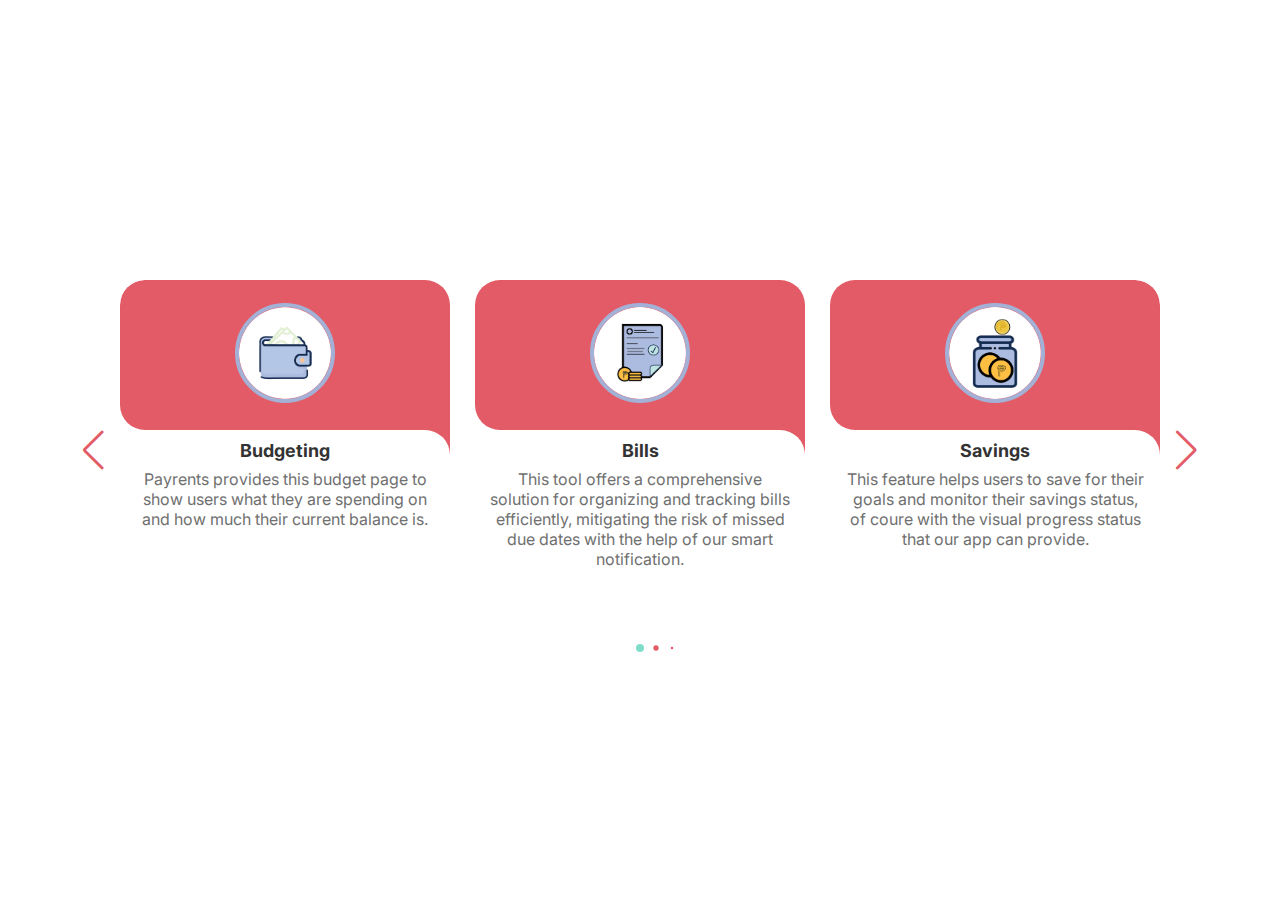
<file: Cardslider.html>
<!DOCTYPE html>
<html lang="en">

<head>
    <meta charset="UTF-8">
    <meta name="viewport" content="width=device-width, initial-scale=1.0">
    <link rel="stylesheet" href="swiper-bundle.min.css">
    <link rel="stylesheet" href="https://unpkg.com/swiper/swiper-bundle.min.css" />
    <link rel="stylesheet" href="cardslider.css">
    <title>Document</title>
</head>

<body>
    <div class="slide-container swiper">
        <div class="slide-content">
            <div class="card-wrapper swiper-wrapper">
                <!-- Your card slides here -->
                <div class="card swiper-slide">
                    <div class="image-content">
                        <span class="overlay"></span>
                        <div class="card-image">
                            <img src="budget.png" alt="" class="card-img">
                        </div>
                    </div>
                    <div class="card-content">
                        <h2 class="name">Budgeting</h2>
                        <p class="description">Payrents provides this budget page to show users what they are spending on and how much their current balance is.</p>
                        </div>
                </div>

                <div class="card swiper-slide">
                    <div class="image-content">
                        <span class="overlay"></span>
                        <div class="card-image">
                            <img src="bills.png" alt="" class="card-img">
                        </div>
                    </div>
                    <div class="card-content">
                        <h2 class="name">Bills</h2>
                        <p class="description">This tool offers a comprehensive solution for organizing and tracking bills efficiently, mitigating the risk of missed due dates with the help of our smart notification.</p>
                    </div>
                </div>


                <div class="card swiper-slide">
                    <div class="image-content">
                        <span class="overlay"></span>
                        <div class="card-image">
                            <img src="savings.png" alt="" class="card-img">
                        </div>
                    </div>
                    <div class="card-content">
                        <h2 class="name">Savings</h2>
                        <p class="description">This feature helps users to save for their goals and monitor their savings status, of coure with the visual progress status that our app can provide.</p>
                    </div>
                </div>

                <div class="card swiper-slide">
                    <div class="image-content">
                        <span class="overlay"></span>
                        <div class="card-image">
                            <img src="analytics.png" alt="" class="card-img">
                        </div>
                    </div>
                    <div class="card-content">
                        <h2 class="name">Analytics</h2>
                        <p class="description">The Analytics page provides insights about users’ weekly, monthly, and yearly income and expenses.</p>
                    </div>
                </div>

                <div class="card swiper-slide">
                    <div class="image-content">
                        <span class="overlay"></span>
                        <div class="card-image">
                            <img src="tips.png" alt="" class="card-img">
                        </div>
                    </div>
                    <div class="card-content">
                        <h2 class="name">Tips</h2>
                        <p class="description">Tips feature, provides different content that we can see in Parents, to help our user gain knowledge when it comes to financial management and what types of budgeting is can fit to them</p>
                    
                    </div>
                </div>

                <div class="card swiper-slide">
                    <div class="image-content">
                        <span class="overlay"></span>
                        <div class="card-image">
                            <img src="payload.png" alt="" class="card-img">
                        </div>
                    </div>
                    <div class="card-content">
                        <h2 class="name">Loading Station</h2>
                        <p class="description">Payload is a new feature and advancement of e-budgeting in this era. This feature serves as a guide for e-wallet, where the user can enjoy using both budgeting features and pay cashless</p>
                    </div>
                </div>

                <!-- Repeat the card structure for each slide -->

            </div>
        </div>

        <div class="swiper-button-next swiper-navBtn"></div>
        <div class="swiper-button-prev swiper-navBtn"></div>
        <div class="swiper-pagination"></div>

    </div>

    <!-- Swiper JS -->
    <script src="https://unpkg.com/swiper/swiper-bundle.min.js"></script>

    <!-- Initialize Swiper -->
    <script>
        document.addEventListener('DOMContentLoaded', function () {
            var swiper = new Swiper(".slide-content", {
                slidesPerView: 3,
                spaceBetween: 25,
                loop: true,
                centerSlide: 'true',
                fade: 'true',
                gragCursor: 'true',
                pagination: {
                    el: ".swiper-pagination",
                    clickable: true,
                    dynamicBullets: true,
                },
                navigation: {
                    nextEl: ".swiper-button-next",
                    prevEl: ".swiper-button-prev",
                },

                breakpoints:{
                    0: {
                        slidesPerView: 1,
                    },
                    520: {
                        slidesPerView: 2,
                    },
                    950: {
                        slidesPerView: 3,
                    },
                },

            });
        });
    </script>

</body>

</html>
</file>
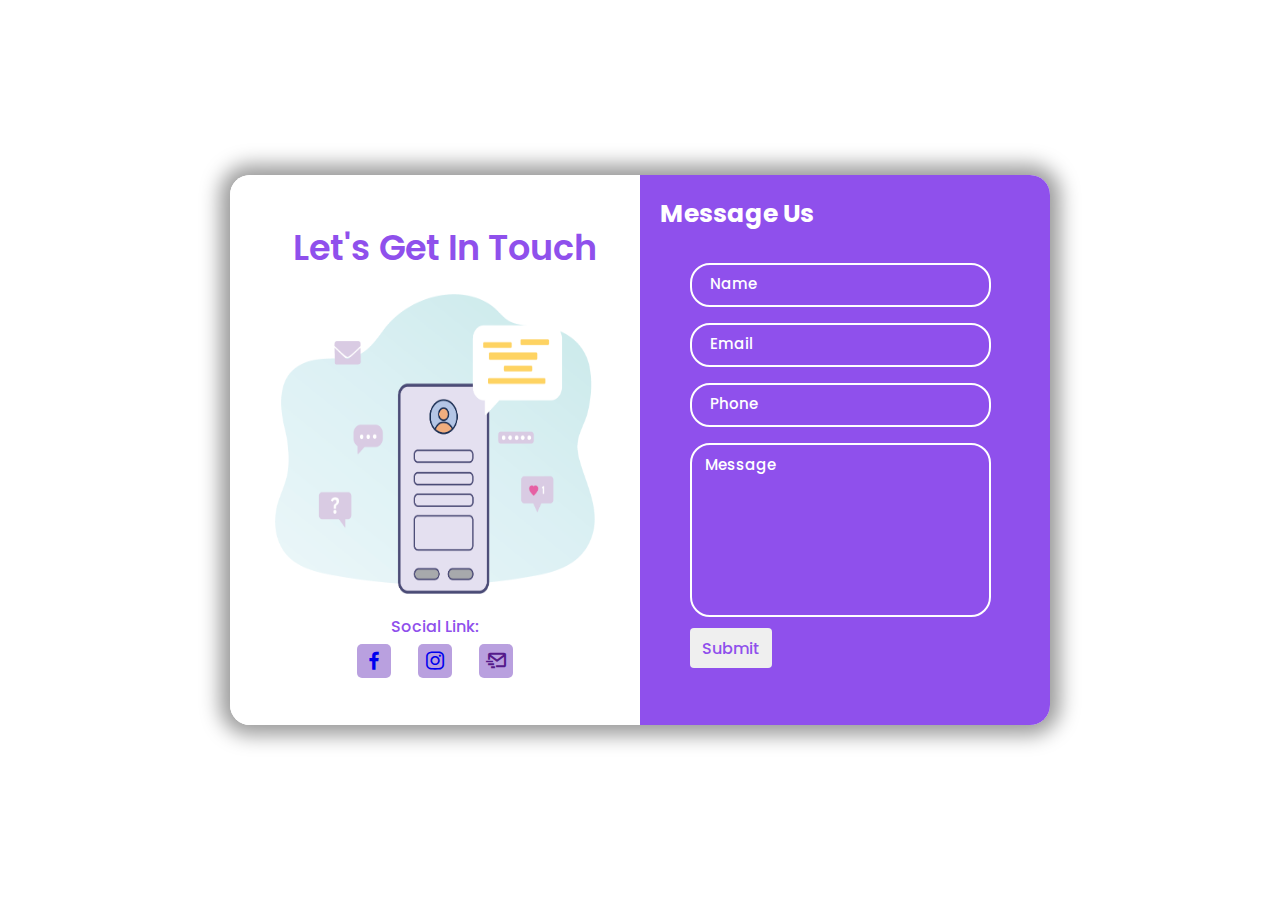
<file: Contact.html>
<!DOCTYPE html>
<html lang="en">
<head>
    <meta charset="UTF-8">
    <meta name="viewport" content="width=device-width, initial-scale=1.0">
    <title>Contact Form</title>

    <link rel="stylesheet" href="contact.css">
    <link href='https://unpkg.com/boxicons@2.1.4/css/boxicons.min.css' rel='stylesheet'>
</head>
<body>

    <div class="container">
        <div class="item">
            <div class="contact">
                <div class="first-text">Let's Get In Touch</div>
                <img src="contact.png" alt="" class="image">
                <div class="social-links">
                    <span class="secnd-text">Social Link:</span>
                    <ul class="social-media">
                        <li><a href="https://www.facebook.com/profile.php?id=61554149564096" target="_top"><i class="bx bxl-facebook"></i></a></li>
                        <li><a href="https://www.instagram.com/payrentsofficial/" target="_top"><i class="bx bxl-instagram"></i></a></li>
                        <li><a href=""><i class="bx bx-mail-send"></i></a></li>
                    </ul>
                </div>
            </div>
            <div class="submit-form">
                <h4 class="third-text text">Message Us</h4>
                <form action="mailto:mjashley777@gmail.com" method="post" enctype="text/plain">
                    <div class="input-box h">
                        <input type="text" class="input" name="Name" id="name" required>
                        <label for="name">Name</label>
                    </div>
                    <div class="input-box h">
                        <input type="email" class="input" name="Email" id="email" required>
                        <label for="email">Email</label>
                    </div>
                    <div class="input-box h">
                        <input type="tel" class="input" name="Phone" id="phone" required pattern="^(09|\+639)\d{9}$" title="Please enter a valid Philippine phone number">                        <label for="phone">Phone</label>
                    </div>
                    <div class="input-box">
                        <textarea name="Message" class="input" id="message" cols="30" rows="10" required></textarea>
                        <label for="message">Message</label>
                    </div>
                    <input type="submit" class="btn" value="Submit">
                </form>
            </div>
        </div>
    </div>

</body>
</html>
</file>
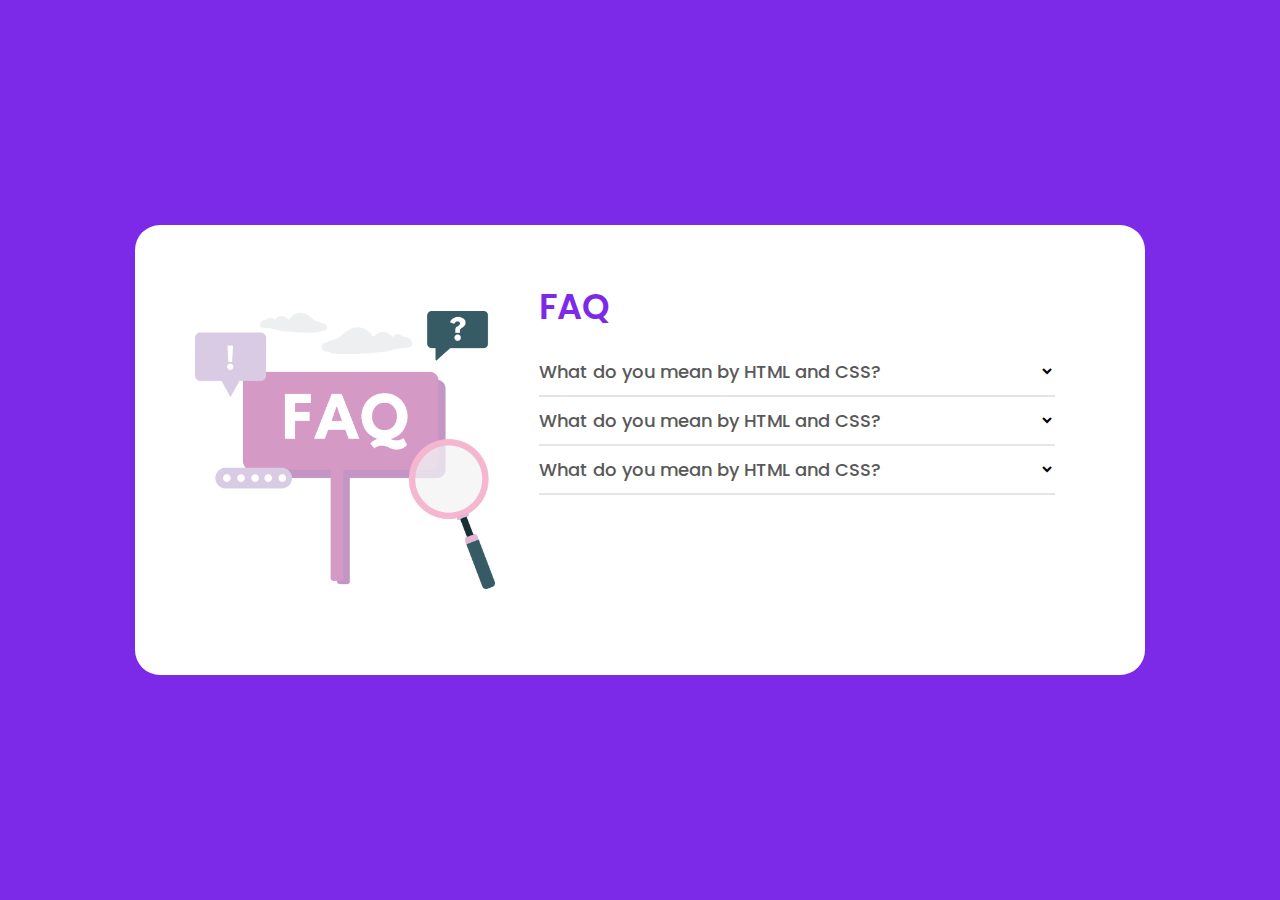
<file: FAQ.html>
<!DOCTYPE html>
<html lang="en">
<head>
    <meta charset="UTF-8">
    <meta name="viewport" content="width=device-width, initial-scale=1.0">
    <title>Document</title>

    <link rel="stylesheet" href="faq.css">
    <link rel="stylesheet" href="https://unpkg.com/boxicons@2.0.7/css/boxicons.min.css" rel="stylesheet">
</head>
<body>

    <div class="accordion">
        <div class="image-box">
            <img src="faq-img.png" alt="">
        </div>
        <div class="accordion-text">
            <div class="title">FAQ</div>
        <ul class="faq-text">
            <li>
                <div class="question-arrow">
                    <span class="question">What do you mean by HTML and CSS?</span>
                    <i class="bx bxs-chevron-down arrow"></i>
                </div>
                <p>Lorem ipsum dolor sit amet, consectetur adipisicing elit. Natus perspiciatis ducimus dolore veniam.</p>
                <span class="line"></span>
            </li>

            <li>
                <div class="question-arrow">
                    <span class="question">What do you mean by HTML and CSS?</span>
                    <i class="bx bxs-chevron-down arrow"></i>
                </div>
                    <p>Lorem ipsum dolor sit amet, consectetur adipisicing elit. Natus perspiciatis ducimus dolore veniam.</p>
                <span class="line"></span>
            </li>

            <li>
                <div class="question-arrow">
                    <span class="question">What do you mean by HTML and CSS?</span>
                    <i class="bx bxs-chevron-down arrow"></i>
                </div>
                    <p>Lorem ipsum dolor sit amet, consectetur adipisicing elit. Natus perspiciatis ducimus dolore veniam.</p>
                <span class="line"></span>
            </li>
        </ul>
    </div>
    </div>

    <script>
        let li = document.querySelectorAll(".faq-text li");
        for (var i = 0; i < li.length; i++) {
            li[i].addEventListener("click", (e)=>{
            let clickedLi;
            if (e.target.classList.contains("question-arrow")){
                clickedLi = e.target.parentElement;
            }else{
                clickedLi = e.target.parentElement.parentElement;
                console.log(clickedLi);
            }
                clickedLi.classList.toggle("showAnswer");
            });
        }
        
    </script>

</body>
</html>
</file>
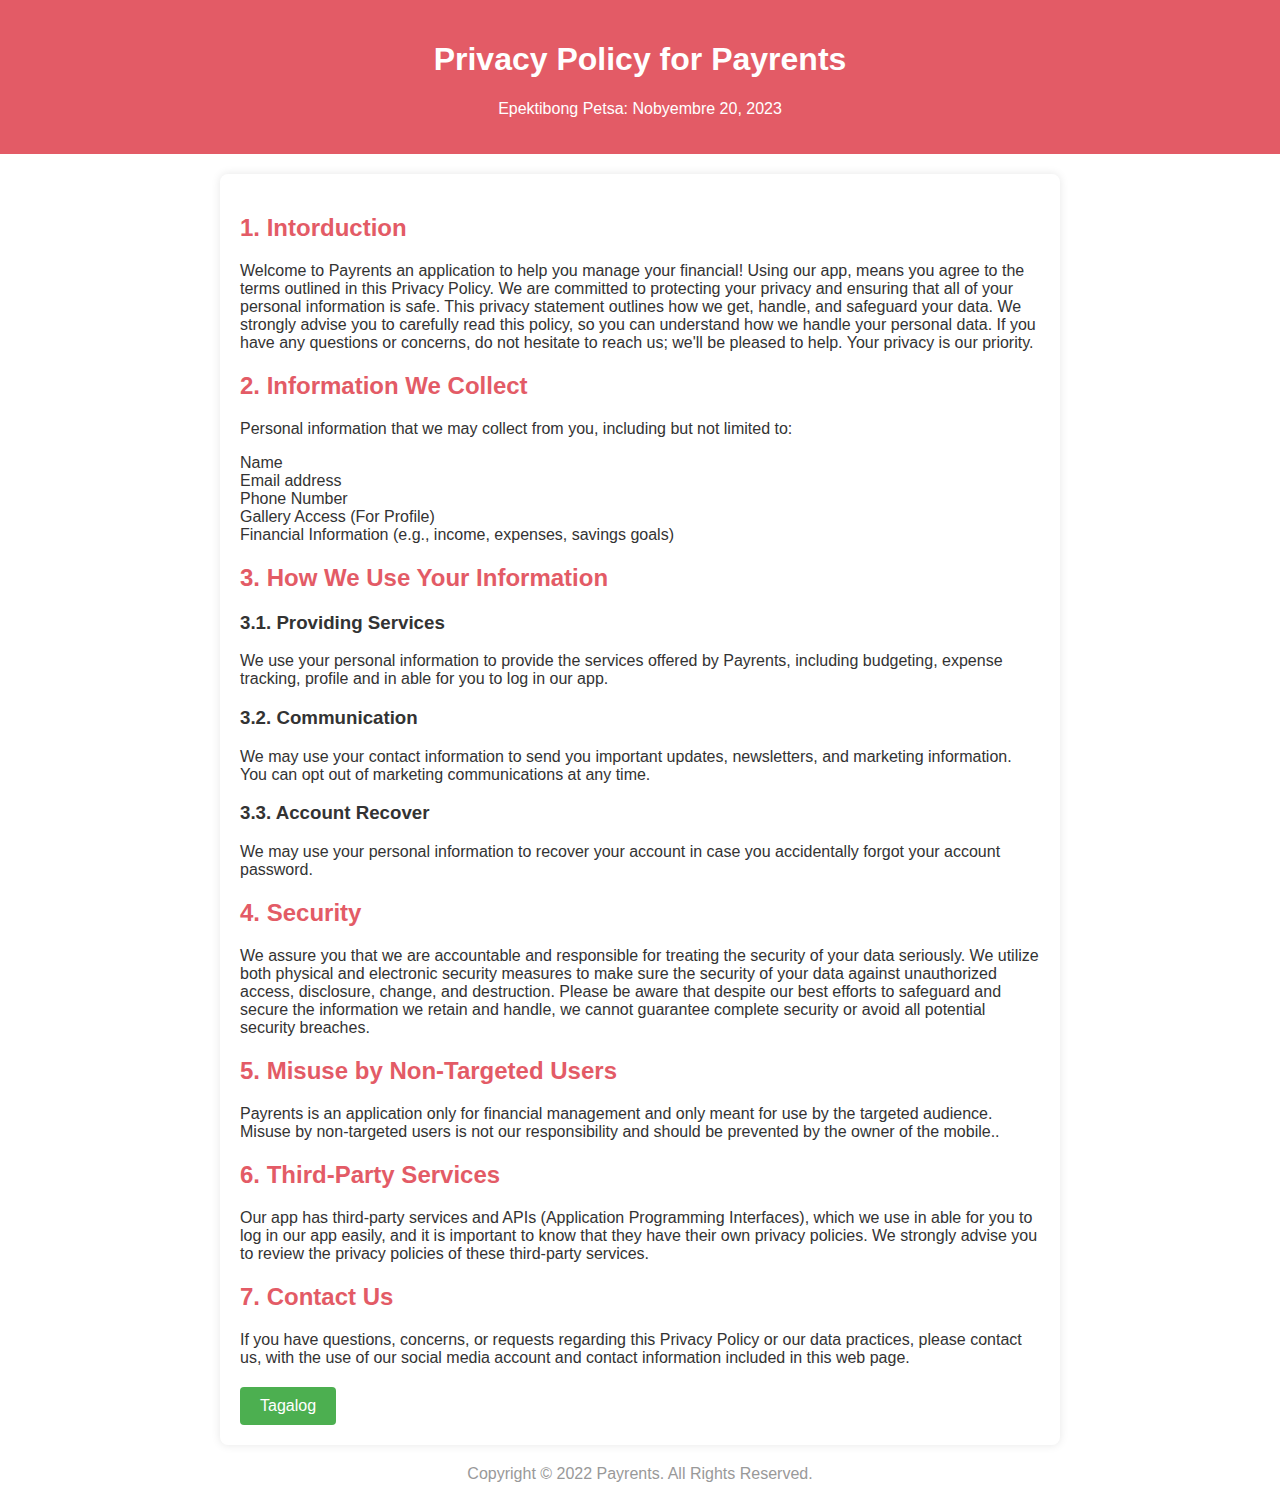
<file: privacypolicy copy.html>
<!DOCTYPE html>
<html lang="en">
<head>
    <meta charset="UTF-8">
    <meta name="viewport" content="width=device-width, initial-scale=1.0">
    <link rel="stylesheet" href="privacypolicy copy.css">
    <title>Privacy Policy - Payrents</title>
</head>
<body>
        <header>
            <h1>Privacy Policy for Payrents</h1>
            <p>Epektibong Petsa: Nobyembre 20, 2023</p>
        </header>
        <main>
            <section>
                <h2>1. Intorduction</h2>
                <p>Welcome to Payrents an application to help you manage your financial! Using our app, means you agree to the terms outlined in this Privacy Policy. We are committed to protecting your privacy and ensuring that all of your personal information is safe. This privacy statement outlines how we get, handle, and safeguard your data. We strongly advise you to carefully read this policy, so you can understand how we handle your personal data. If you have any questions or concerns, do not hesitate to reach us; we'll be pleased to help. Your privacy is our priority.</p>
            </section>
            <section>
                <h2>2. Information We Collect</h2>
                <p>Personal information that we may collect from you, including but not limited to:</p>
                <ul>
                    <li>Name</li>
                    <li>Email address</li>
                    <li>Phone Number</li>
                    <li>Gallery Access (For Profile)</li>
                    <li>Financial Information (e.g., income, expenses, savings goals)</li>
                </ul>
            </section>
            <section>
                <h2>3. How We Use Your Information</h2>
                <h3>3.1. Providing Services</h3>
                <p>We use your personal information to provide the services offered by Payrents, including budgeting, expense tracking, profile and in able for you to log in our app.</p>
                <h3>3.2. Communication</h3>
                <p>We may use your contact information to send you important updates, newsletters, and marketing information. You can opt out of marketing communications at any time.</p>
                <h3>3.3. Account Recover</h3>
                <p>We may use your personal information to recover your account in case you accidentally forgot your account password.</p>
            </section>
            <section>
                <h2>4. Security</h2>
                <p>We assure you that we are accountable and responsible for treating the security of your data seriously. We utilize both physical and electronic security measures to make sure the security of your data against unauthorized access, disclosure, change, and destruction. Please be aware that despite our best efforts to safeguard and secure the information we retain and handle, we cannot guarantee complete security or avoid all potential security breaches.</p>
            </section>
            <section>
                <h2>5. Misuse by Non-Targeted Users</h2>
                <p>Payrents is an application only for financial management and only meant for use by the targeted audience. Misuse by non-targeted users is not our responsibility and should be prevented by the owner of the mobile..</p>
            </section>
            <section>
                <h2>6. Third-Party Services</h2>
                <p>Our app has third-party services and APIs (Application Programming Interfaces), which we use in able for you to log in our app easily, and it is important to know that they have their own privacy policies. We strongly advise you to review the privacy policies of these third-party services.</p>
            </section>
            <section>
                <h2>7. Contact Us</h2>
                <p>If you have questions, concerns, or requests regarding this Privacy Policy or our data practices, please contact us, with the use of our social media account and contact information included in this web page.</p>
            </section>
            <a id="translateLink" href="./privacypolicy.html" onclick="translateContent()">Tagalog</a>

        </main>

        <div class="copyrightText">
            <p>Copyright © 2022 Payrents. All Rights Reserved.</p>
        </div>
</body>
</html>
</file>
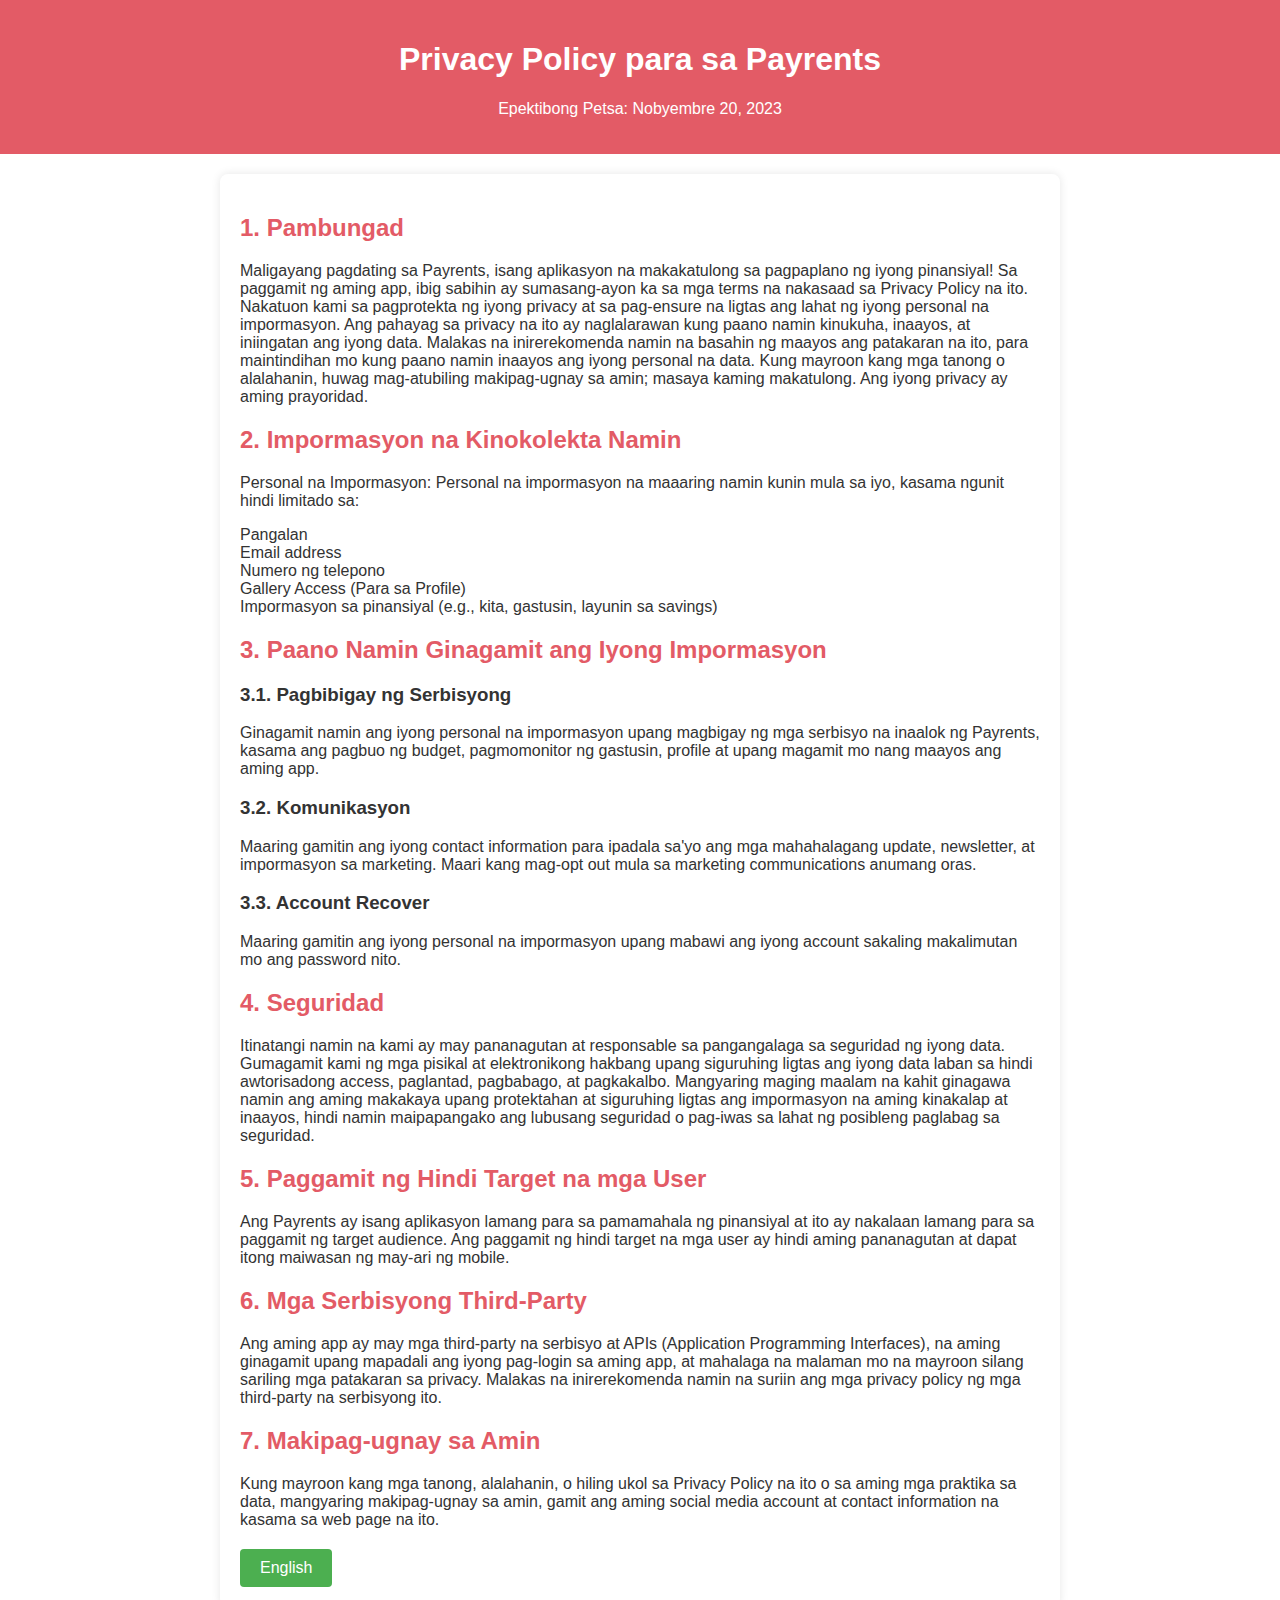
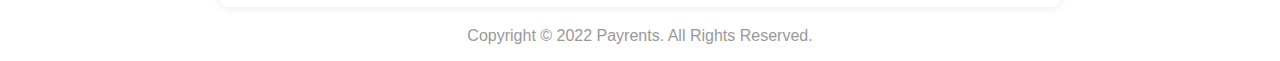
<file: privacypolicy.html>
<!DOCTYPE html>
<html lang="en">
<head>
    <meta charset="UTF-8">
    <meta name="viewport" content="width=device-width, initial-scale=1.0">
    <link rel="stylesheet" href="privacypolicy.css">
    <title>Privacy Policy - Payrents</title>
</head>
<body>
        <header>
            <h1>Privacy Policy para sa Payrents</h1>
            <p>Epektibong Petsa: Nobyembre 20, 2023</p>
        </header>
        <main>
            <section>
                <h2>1. Pambungad</h2>
                <p>Maligayang pagdating sa Payrents, isang aplikasyon na makakatulong sa pagpaplano ng iyong pinansiyal! Sa paggamit ng aming app, ibig sabihin ay sumasang-ayon ka sa mga terms na nakasaad sa Privacy Policy na ito. Nakatuon kami sa pagprotekta ng iyong privacy at sa pag-ensure na ligtas ang lahat ng iyong personal na impormasyon. Ang pahayag sa privacy na ito ay naglalarawan kung paano namin kinukuha, inaayos, at iniingatan ang iyong data. Malakas na inirerekomenda namin na basahin ng maayos ang patakaran na ito, para maintindihan mo kung paano namin inaayos ang iyong personal na data. Kung mayroon kang mga tanong o alalahanin, huwag mag-atubiling makipag-ugnay sa amin; masaya kaming makatulong. Ang iyong privacy ay aming prayoridad.</p>
            </section>
            <section>
                <h2>2. Impormasyon na Kinokolekta Namin</h2>
                <p>Personal na Impormasyon: Personal na impormasyon na maaaring namin kunin mula sa iyo, kasama ngunit hindi limitado sa:</p>
                <ul>
                    <li>Pangalan</li>
                    <li>Email address</li>
                    <li>Numero ng telepono</li>
                    <li>Gallery Access (Para sa Profile)</li>
                    <li>Impormasyon sa pinansiyal (e.g., kita, gastusin, layunin sa savings)</li>
                </ul>
            </section>
            <section>
                <h2>3. Paano Namin Ginagamit ang Iyong Impormasyon</h2>
                <h3>3.1. Pagbibigay ng Serbisyong</h3>
                <p>Ginagamit namin ang iyong personal na impormasyon upang magbigay ng mga serbisyo na inaalok ng Payrents, kasama ang pagbuo ng budget, pagmomonitor ng gastusin, profile at upang magamit mo nang maayos ang aming app.</p>
                <h3>3.2. Komunikasyon</h3>
                <p>Maaring gamitin ang iyong contact information para ipadala sa'yo ang mga mahahalagang update, newsletter, at impormasyon sa marketing. Maari kang mag-opt out mula sa marketing communications anumang oras.</p>
                <h3>3.3. Account Recover</h3>
                <p>Maaring gamitin ang iyong personal na impormasyon upang mabawi ang iyong account sakaling makalimutan mo ang password nito.</p>
            </section>
            <section>
                <h2>4. Seguridad</h2>
                <p>Itinatangi namin na kami ay may pananagutan at responsable sa pangangalaga sa seguridad ng iyong data. Gumagamit kami ng mga pisikal at elektronikong hakbang upang siguruhing ligtas ang iyong data laban sa hindi awtorisadong access, paglantad, pagbabago, at pagkakalbo. Mangyaring maging maalam na kahit ginagawa namin ang aming makakaya upang protektahan at siguruhing ligtas ang impormasyon na aming kinakalap at inaayos, hindi namin maipapangako ang lubusang seguridad o pag-iwas sa lahat ng posibleng paglabag sa seguridad.</p>
            </section>
            <section>
                <h2>5. Paggamit ng Hindi Target na mga User</h2>
                <p>Ang Payrents ay isang aplikasyon lamang para sa pamamahala ng pinansiyal at ito ay nakalaan lamang para sa paggamit ng target audience. Ang paggamit ng hindi target na mga user ay hindi aming pananagutan at dapat itong maiwasan ng may-ari ng mobile.</p>
            </section>
            <section>
                <h2>6. Mga Serbisyong Third-Party</h2>
                <p>Ang aming app ay may mga third-party na serbisyo at APIs (Application Programming Interfaces), na aming ginagamit upang mapadali ang iyong pag-login sa aming app, at mahalaga na malaman mo na mayroon silang sariling mga patakaran sa privacy. Malakas na inirerekomenda namin na suriin ang mga privacy policy ng mga third-party na serbisyong ito.</p>
            </section>
            <section>
                <h2>7. Makipag-ugnay sa Amin</h2>
                <p>Kung mayroon kang mga tanong, alalahanin, o hiling ukol sa Privacy Policy na ito o sa aming mga praktika sa data, mangyaring makipag-ugnay sa amin, gamit ang aming social media account at contact information na kasama sa web page na ito.</p>
            </section>
            <a id="translateLink" href="./privacypolicy copy.html" onclick="translateContent()">English</a>

        </main>

        <div class="copyrightText">
            <p>Copyright © 2022 Payrents. All Rights Reserved.</p>
        </div>
</body>
</html>
</file>
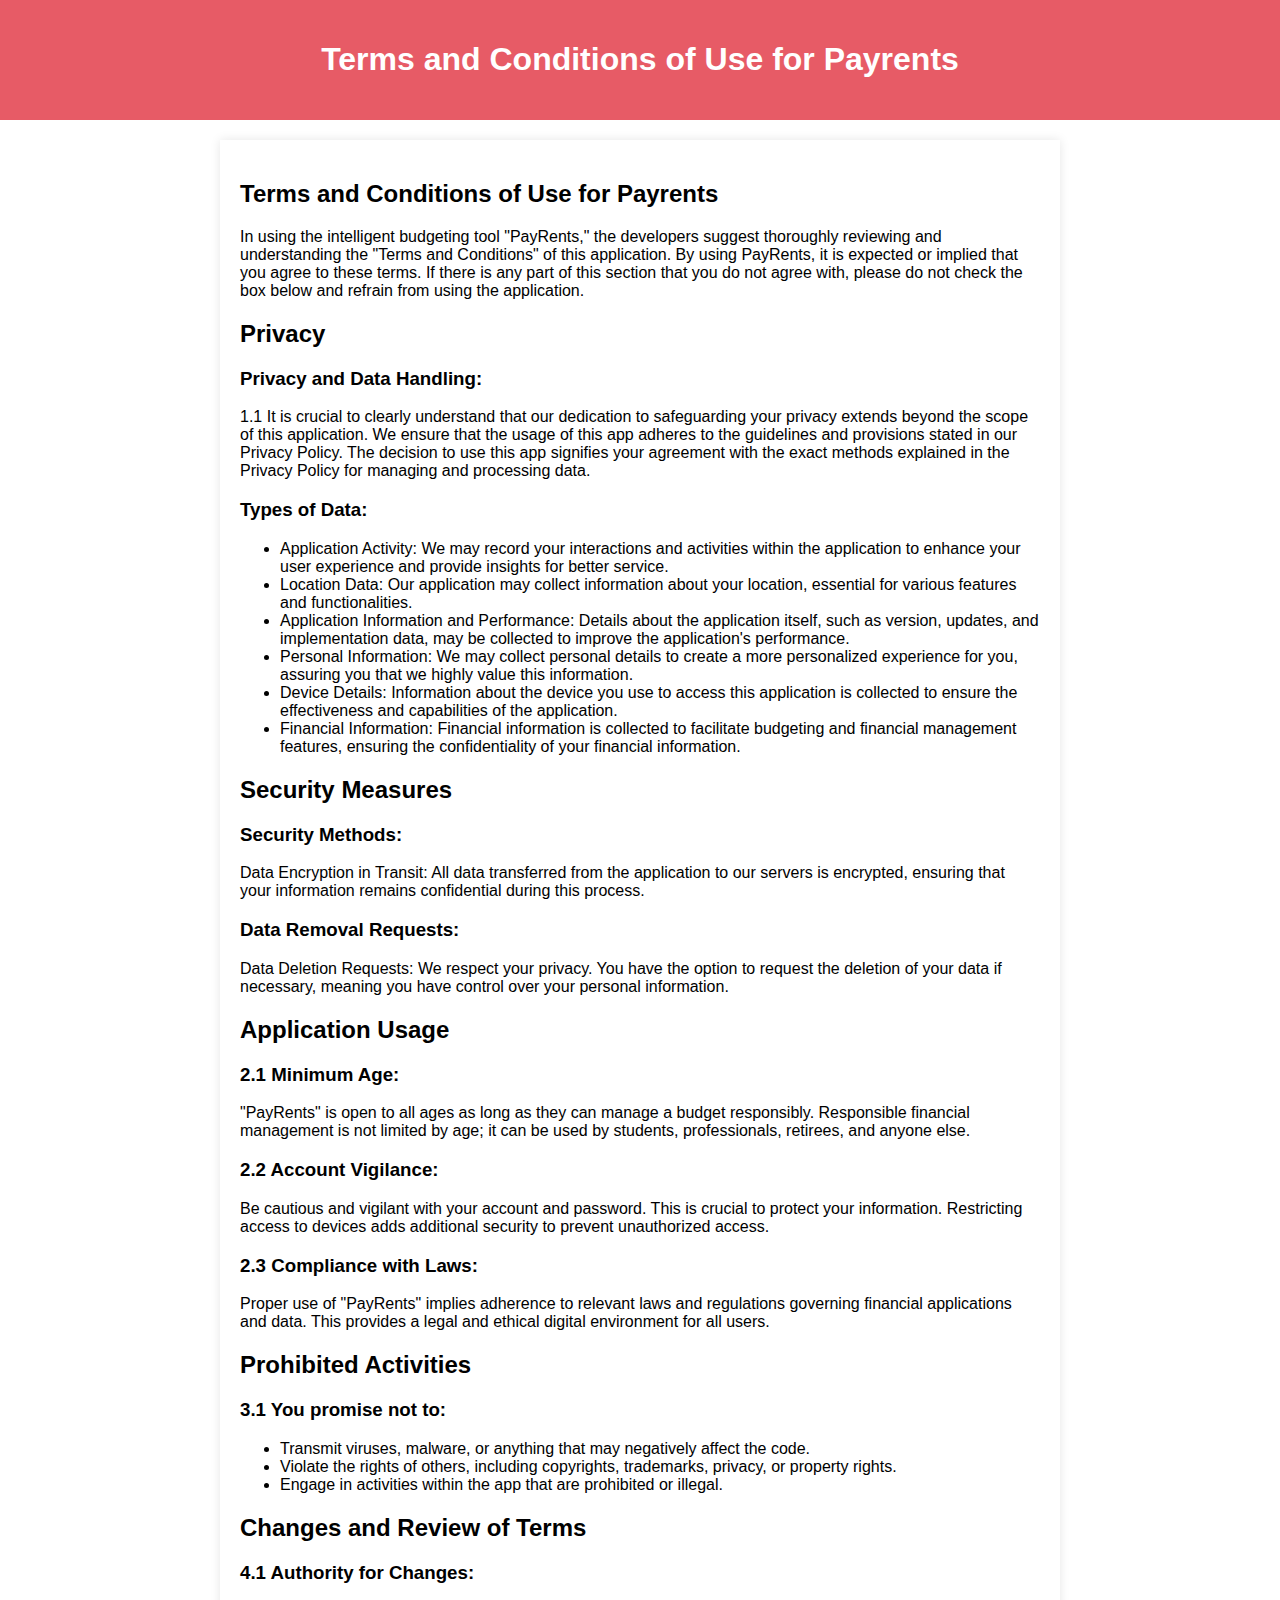
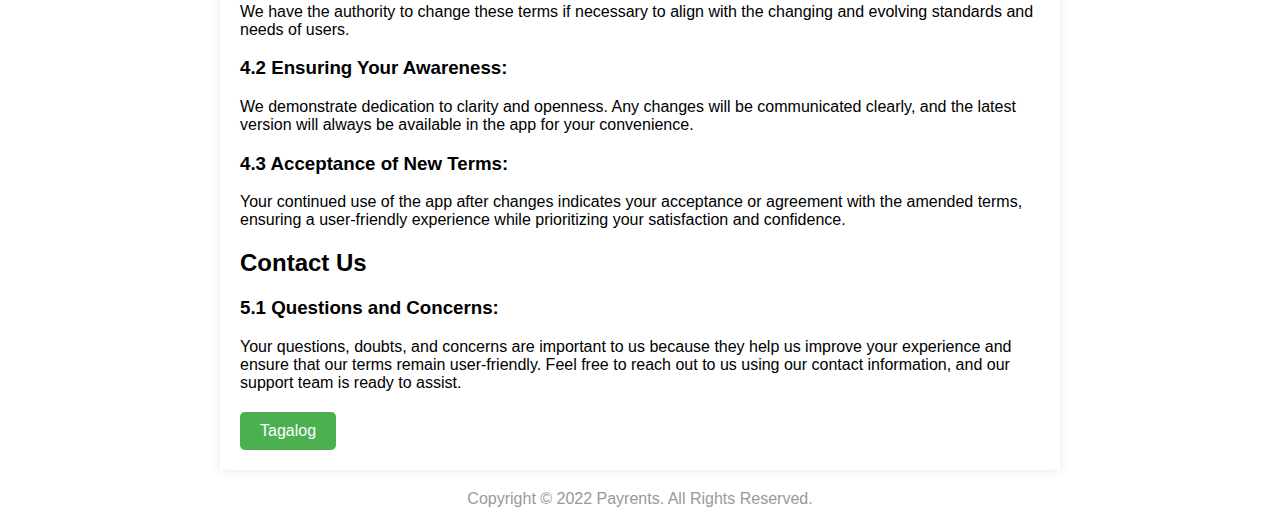
<file: termscond.html>
<!DOCTYPE html>
<html lang="en">
<head>
    <meta charset="UTF-8">
    <meta name="viewport" content="width=device-width, initial-scale=1.0">
    <style>
        body {
            font-family: 'Arial', sans-serif;
            margin: 0;
            padding: 0;
            box-sizing: border-box;
        }

        header {
            background-color: #e75b66;
            color: #fff;
            padding: 20px;
            text-align: center;
        }

        main {
            max-width: 800px;
            margin: 20px auto;
            padding: 20px;
            background-color: #fff;
            box-shadow: 0 0 10px rgba(0, 0, 0, 0.1);
        }

        section {
            margin-bottom: 20px;
        }

        footer {
            background-color: #e75b66;
            color: #fff;
            padding: 10px;
            text-align: center;
        }

        .copyrightText {
            width: 100%;
            background: 181818;
            text-align: center;
            justify-content: center;
            color: #999;
        }

        a#translateLink,
        a#privacyLink {
            background-color: #4caf50;
            color: #fff;
            text-decoration: none;
            padding: 10px 20px;
            margin-right: 10px;
            border-radius: 5px;
            display: inline-block;
        }
    </style>
    <title>Terms and Conditions</title>
</head>
<body>

<header>
    <h1>Terms and Conditions of Use for Payrents</h1>
</header>

<main>
    <section>
        <h2>Terms and Conditions of Use for Payrents</h2>
        <p>In using the intelligent budgeting tool "PayRents," the developers suggest thoroughly reviewing and understanding the "Terms and Conditions" of this application. By using PayRents, it is expected or implied that you agree to these terms. If there is any part of this section that you do not agree with, please do not check the box below and refrain from using the application.</p>
    </section>

    <section>
        <h2>Privacy</h2>
        <h3>Privacy and Data Handling:</h3>
        <p>1.1 It is crucial to clearly understand that our dedication to safeguarding your privacy extends beyond the scope of this application. We ensure that the usage of this app adheres to the guidelines and provisions stated in our Privacy Policy. The decision to use this app signifies your agreement with the exact methods explained in the Privacy Policy for managing and processing data.</p>
        <h3>Types of Data:</h3>
        <ul>
            <li>Application Activity: We may record your interactions and activities within the application to enhance your user experience and provide insights for better service.</li>
            <li>Location Data: Our application may collect information about your location, essential for various features and functionalities.</li>
            <li>Application Information and Performance: Details about the application itself, such as version, updates, and implementation data, may be collected to improve the application's performance.</li>
            <li>Personal Information: We may collect personal details to create a more personalized experience for you, assuring you that we highly value this information.</li>
            <li>Device Details: Information about the device you use to access this application is collected to ensure the effectiveness and capabilities of the application.</li>
            <li>Financial Information: Financial information is collected to facilitate budgeting and financial management features, ensuring the confidentiality of your financial information.</li>
        </ul>
    </section>

    <section>
        <h2>Security Measures</h2>
        <h3>Security Methods:</h3>
        <p>Data Encryption in Transit: All data transferred from the application to our servers is encrypted, ensuring that your information remains confidential during this process.</p>
        <h3>Data Removal Requests:</h3>
        <p>Data Deletion Requests: We respect your privacy. You have the option to request the deletion of your data if necessary, meaning you have control over your personal information.</p>
    </section>

    <section>
        <h2>Application Usage</h2>
        <h3>2.1 Minimum Age:</h3>
        <p>"PayRents" is open to all ages as long as they can manage a budget responsibly. Responsible financial management is not limited by age; it can be used by students, professionals, retirees, and anyone else.</p>
        <h3>2.2 Account Vigilance:</h3>
        <p>Be cautious and vigilant with your account and password. This is crucial to protect your information. Restricting access to devices adds additional security to prevent unauthorized access.</p>
        <h3>2.3 Compliance with Laws:</h3>
        <p>Proper use of "PayRents" implies adherence to relevant laws and regulations governing financial applications and data. This provides a legal and ethical digital environment for all users.</p>
    </section>

    <section>
        <h2>Prohibited Activities</h2>
        <h3>3.1 You promise not to:</h3>
        <ul>
            <li>Transmit viruses, malware, or anything that may negatively affect the code.</li>
            <li>Violate the rights of others, including copyrights, trademarks, privacy, or property rights.</li>
            <li>Engage in activities within the app that are prohibited or illegal.</li>
        </ul>
    </section>

    <section>
        <h2>Changes and Review of Terms</h2>
        <h3>4.1 Authority for Changes:</h3>
        <p>We have the authority to change these terms if necessary to align with the changing and evolving standards and needs of users.</p>
        <h3>4.2 Ensuring Your Awareness:</h3>
        <p>We demonstrate dedication to clarity and openness. Any changes will be communicated clearly, and the latest version will always be available in the app for your convenience.</p>
        <h3>4.3 Acceptance of New Terms:</h3>
        <p>Your continued use of the app after changes indicates your acceptance or agreement with the amended terms, ensuring a user-friendly experience while prioritizing your satisfaction and confidence.</p>
    </section>

    <section>
        <h2>Contact Us</h2>
        <h3>5.1 Questions and Concerns:</h3>
        <p>Your questions, doubts, and concerns are important to us because they help us improve your experience and ensure that our terms remain user-friendly. Feel free to reach out to us using our contact information, and our support team is ready to assist.</p>
    </section>
    <a id="translateLink" href="./termscond copy.html " onclick="translateContent()">Tagalog</a>
</main>

<div class="copyrightText">
    <p>Copyright © 2022 Payrents. All Rights Reserved.</p>
</div>

</body>
</html>
</file>
<file: cardslider.css>
@import url("https://fonts.googleapis.com/css2?family=Inter:wght@100;200;300;400;500;600;700;800;900&display=swap");

* {
    margin: 0;
    padding: 0;
    box-sizing: border-box;
    font-family: "Inter", sans-serif;
}

body {
    min-height: 100vh;
    display: flex;
    align-items: center;
    justify-content: center;
    background-color: -internal-light-dark(white, #3b3b3b);
}

.card {
    width: 320px;
    height: 340px;
    border-radius: 25px;
    background-color: #fff;
    text-align: center;
}

.card-image {
    height: 150px;
    width: 150px;
    border-radius: 50%;
    background: #fff;
    padding: 3px;
    margin: 0 auto; /* Center the image horizontally */
}


.image-content{
    row-gap: 5px;
    position: relative;
}

.card-image .card-img {
    height: 100px;
    width: 100px;
    object-fit: scale-down;
    border-radius: 50%;
    border: 4px solid #a3b1d7;
    margin: 20px 0;
    position: relative;

}

.slide-container{
    max-width: 1120px;
    width: 100%;
    padding: 40px 0;
}

.slide-content {
    margin: 0 40px;
    overflow: hidden;
    border-radius: 25px;
}

.card-content {
    display: flex;
    flex-direction: column;
    align-items: center;
    padding: 10px 14px;
}

.button {
    background-color: rgb(227, 91, 102);
    padding: 8px 16px;
    color: #fff;
    border: none;
    font-size: 16px;
    border-radius: 6px;
    margin: 14px;
    cursor: pointer;
    transition: all 0.3 ease;
}

.button:hover{
    background: rgb(244, 196, 200);
    color: black;
    font-size: 16px;
    font-weight: 400;
}

.name {
    font-size: 18px;
    font-weight: 700;
    color: #333;
}

.description {
    font-size: 16px;
    color: #707070;
    margin-top: 8px;
    text-align: center;
    border: none;
}

.overlay {
    position: absolute;
    left: 0;
    top: 0;
    height: 100%;
    width: 100%;
    background-color: rgb(227, 91, 102);
    border-radius: 25px 25px 0 25px;
}

.overlay::before,
.overlay::after {
    position: absolute;
    content: '';
    height: 40px;
    width: 40px;
    background-color: rgb(227, 91, 102);
    right: 0;
    bottom: -40px;
}

.overlay::after {
    border-radius: 0 25px 0 0;
    background-color: #fff;
}

.swiper-navBtn {
    color: rgb(227, 91, 102);
    transition: color 0.3 ease;
}

.swiper-navBtn:hover{
    color: rgb(128, 223, 204);
}

.swiper-navBtn::before,
.swiper-navBtn::after{
    font-size: 40px;
}

.swiper-button-next {
    right: 0;
}

.swiper-button-prev {
    left: 0;
}

.swiper-pagination-bullet{
    background-color: rgb(227, 91, 102);
    opacity: 1;
}

.swiper-pagination-bullet-active {
    background-color: rgb(128, 223, 204) ;
}

@media screen and (max-width: 768px) {
    .slide-content{
        margin: 0 10px;
    }
    .swiper-navBtn{
        display: none;
    }
}

/*
*{
    margin: 0;
    padding: 0;
    position: relative;
    box-sizing: border-box;
    font-family: "Inter", sans-serif;
}

body {
    min-height: 100vh;
    display: flex;
    align-items: center;
    justify-content: center;
    background-color: #EFEFEF;
}

.card {
    width: 320px;
    border-radius: 25px;
    background-color: #fff;
    display: flex;
    flex-direction: column;
    align-items: center;
    justify-content: center;
}

.card-image {
    position: relative;
    height: 150px;
    width: 150px;
    border-radius: 50%;
    background: #fff;
    padding: 3px;
}

.card-image .card-img {
    height: 100px;
    width: 100px;
    object-fit: cover;
    border-radius: 50%;
    border: 4px solid #4070F4;
    size: 34px;
}

.slide-content {
    margin: 0 40px;
    text-align: center; /* Align the content inside slide-content */
}

.image-content,
.card-content {
    display: flex;
    flex-direction: column;
    align-items: center;
    padding: 10px 14px;
}

.name {
    font-size: 18px;
    font-weight: 700;
    color: #333;
}
*/
</file>
<file: contact.css>
@import url("https://fonts.googleapis.com/css2?family=Poppins:wght@100;200;300;400;500;600;700;800;900&display=swap");

*{
    margin: 0;
    padding: 0;
    font-family: "poppins";
}

body{
    display: flex;
    align-items: center;
    justify-content: center;
    min-height: 100vh;
}



.item {
    width: 100%;
    height: 550px;
    max-width: 820px;
    background: #fff;
    border-radius: 20px;
    box-shadow: 0 0 20px 10px rgba(0,0,0,.4);
    overflow: hidden;
    grid-template-columns: repeat(2, 1fr);
    display: grid;
    z-index: 1000;
}

.submit-form{
    background: #8f50ec;
    justify-content: center;
    align-items: center;
}

.contact {
    background: #fff;
    display: flex;
    flex-direction: column;
    align-items: center; /* Center items horizontally */
    justify-content: center; /* Center items vertically */
    text-align: center; /* Center text content */
}

.first-text {
    color: #8f50ec;
    font-size: 35px;
    padding-left: 20px;
    font-weight: 600;
}

.image {
    height: 300px;
    width: 320px;
    margin-top: 20px; /* Add margin to separate image from text */
}

.social-media{
    display: flex;
    list-style: none;
    align-items: center;
    justify-content: center;
    margin-right: 4px;
}


i{
    background: #b9a0df;
    padding: 5px;
    border-radius: 5px;
    margin-right: 5px;
    transition: .3;
}

.social-media i:hover{
    background: #8f50ec;
    color: white;
}

.social-media a{
    text-decoration: none;
}

.social-links {
    display: flex;
    flex-direction: column;
    align-items: center;
    margin-top: 20px
}

.social-media {
    list-style: none;
    display: flex;
    margin-top: 5px; /* Adjust the margin as needed */
}

ul li {
    padding-left: 15px;
    font-size: 24px;
    margin-right: 7px;
}

.secnd-text {
    font-weight: 500;
    color: #8f50ec;
    margin-top: 0; /* Remove the top margin */
}

form{
    align-items: center;
    justify-content: center;
    margin-top: 20px;
}

.third-text{
    font-size: 25px;
    position: relative;
    top: 10px;
    left: 20px;
    padding-top: 10px;
    color: #fff;
}

form{
    padding: 0 50px;
    height: 100%;
    width: 100%;
    overflow: hidden;
}

.input-box{
    height: 40px;
    width: 70%;
    margin: 20px 0;
    position: relative;
}

.input{
    height: 100%;
    width: 100%;
    background: transparent;
    border: 2px solid #fff;
    border-radius: 20px;
    outline: none;
    padding-left: 10px;
    color: #fff;
    font-size: 16px;
}

.input-box label{
    position: absolute;
    top: 50%;
    left: 10px;
    padding-left: 10px;
    transform: translateY(-50%);
    font-size: 15px;
    font-weight: 500;
    color: #fff;
    transition: .3s;
}

.input-box textarea.input {
    width: calc(100% - 10px); /* Adjusted width to accommodate padding */
    resize: none;
    min-height: 150px;
    overflow: auto;
    background: transparent;
    border: 2px solid #fff;
    border-radius: 20px;
    outline: none;
    padding: 10px; /* Added padding for better aesthetics */
    color: #fff;
    font-size: 16px;
}

.input-box textarea.input ~ label {
    position: absolute;
    top: 10px; /* Adjusted top position */
    left: 10px;
    padding-left: 5px; /* Adjusted padding for better alignment */
    transform: translateY(0);
    font-size: 15px;
    font-weight: 500;
    color: #fff;
    transition: .3s;
}

.input-box.h .input:focus ~ label ,
.input-box.h .input:valid ~ label{
    top: -1px;
    left: 10px;
    background: #8f50ec;
    font-weight: 500;
    font-size: 12px;
    padding: 5px;
}


.input-box textarea.input:focus ~ label,
.input-box textarea.input:valid ~ label {
    top: -10px; /* Adjusted top position */
    left: 10px;
    background: #8f50ec;
    font-weight: 500;
    font-size: 12px;
    padding: 2px;
}

.btn{
    position: relative;
    top: 100px;
    color: #fff;
    outline: none;
    border: none;
    border-radius: 4px;
    height: 40px;
    width: 20%;
    font-size: 16px;
    color: #8f50ec;
    cursor: pointer;
    font-weight: 500;
    margin-top: 25px;
}

@media(max-width:850px){
    .item{
        grid-template-columns: 1fr;
    }
    .contact{
        display: none;
    }
    .text{
        font-size: 40px;
        text-align: center;
    }
    .submit-form{
        align-items: center;
        justify-content: center;
    }
}

@media(max-width:480px){
    .item{
        grid-template-columns: 1fr;
    }
    .contact{
        display: none;
    }
    .text{
        font-size: 20px;
        text-align: center;
    }
    .submit-form{
        align-items: center;
        justify-content: center;
    }
}
</file>
<file: faq.css>
@import url("https://fonts.googleapis.com/css2?family=Poppins:wght@100;200;300;400;500;600;700;800;900&display=swap");

*{
    margin: 0;
    padding: 0;
    box-sizing: border-box;
    font-family: "Poppins", sans-serif;
}

body{
    display: flex;
    align-items: center;
    justify-content: center;
    min-height: 100vh;
    background: #7d2ae8;
    padding: 40px;
}

.accordion .image-box{
    height: 360px;
    width: 300px;
}
.accordion .image-box img{
    height: 100%;
    width: 100%;
    object-fit: contain;
}

.accordion{
    max-width: 1010px;
    width: 100%;
    display: flex;
    align-items: center;
    background-color: #fff;   
    border-radius: 25px;
    padding: 45px 90px 45px 60px;
    justify-content: space-between;
}

.accordion .accordion-text{
    width: 60%;
}

.accordion .accordion-text .title{
    font-size: 35px;
    font-weight: 600;
    color: #7d2ae8;
}

.accordion .accordion-text .faq-text{
    margin-top: 25px;
    height: 263px;
    overflow-y: auto;
}

.faq-text::-webkit-scrollbar{
    display: none;
}

.accordion .accordion-text li{
    list-style: none;
}

.accordion-text li .question-arrow{
    display: flex;
    justify-content: space-between;
    align-items: center;
}

.accordion-text li .line{
    display: block;
    height: 2px;
    width: 100%;
    margin: 10px 0;
    background: rgba(0, 0, 0, 0.1);
}

.accordion .accordion-text li .question-arrow .question{
    font-size: 18px;
    font-weight: 500;
    color: #595959;
    transition: all 0.3 ease;
}

.accordion .accordion-text li.showAnswer .question-arrow .arrow{
    font-size: 20px;
    color: #595959;
    transition: all 0.3 ease;    
}
.accordion-text li.showAnswer .question-arrow .arrow{
    transform: rotate(-180deg);
}


.accordion-text li:hover .question-arrow .question,
.accordion-text li:hover .question-arrow .arrow{
    color: #7d2ae8;
}

.accordion-text li.showAnswer .question-arrow .question
.accordion-text li.showAnswer .question-arrow .arrow{
    color: #7d2ae8;
}

.accordion-text li p{
    width: 92%;
    color: #595959;
    font-size: 15px;
    font-weight: 500;
    display: none;
}

.accordion-text li.showAnswer p{
    display: block;
}

@media (max-width:994px) {
    body{
        padding: 40px 20px;
    }

    .accordion{
        max-width: 100%;
        padding: 45px 60px 45px 60px;
    }

    .accordion .image-box{
        height: 360px;
        width: 220px;
    }

    .accordion .accordion-text{
        width: 63%;
    }
}

@media (max-width:700px) {
    .accordion{
        flex-direction: column;
    }

    .accordion .image-box{
        height: 360px;
        width: 300px;
        background: #7d2ae8;
        width: 100%;
        border-radius: 25px;
        padding: 30px;
    }

    .accordion .accordion-text{
        width: 100px;
        margin-top: 30px;
    }
}

@media (max-width:700px) {
    .accordion {
        padding: 15px;
    }

    .accordion .image-box {
        height: 200px;
        width: 100%;
        margin-bottom: 20px;
    }

    .accordion .accordion-text {
        width: 100%;
    }

    .accordion .accordion-text .title {
        font-size: 25px;
    }

    .accordion-text li .question-arrow .question {
        font-size: 16px;
    }

    .accordion-text li .line {
        margin: 8px 0;
    }

    .accordion-text li .question-arrow .arrow {
        font-size: 18px;
    }

    .accordion-text li p {
        width: 100%;
        font-size: 14px;
    }
}
</file>
<file: privacypolicy copy.css>
body {
    font-family: 'Arial', sans-serif;
    margin: 0;
    padding: 0;
    background-color: #fff;
    color: #333;
}

header {
    background-color: rgb(227, 91, 102);
    color: #fff;
    text-align: center;
    padding: 20px;
}

h1{
 color: #fff;
}

h2 {
    color: rgb(227, 91, 102);
}

main {
    max-width: 800px;
    margin: 20px auto;
    padding: 20px;
    background-color: #fff;
    border-radius: 8px;
    box-shadow: 0 0 10px rgba(0, 0, 0, 0.1);
}

section {
    margin-bottom: 20px;
}

ul {
    list-style: none;
    padding: 0;
}

.copyrightText{
    width: 100%;
    background: 181818;
    text-align: center;
    justify-content: center;
    color: #999;
}

a#translateLink {
    background-color: #4caf50;
    color: #fff;
    text-decoration: none;
    padding: 10px 20px;
    font-size: 16px;
    border-radius: 4px;
    display: inline-block;
}

a#translateLink:hover {
    background-color: #45a049;
}
@media (max-width: 991px){
    .copyrightText{
        height: 40px;
    padding-bottom: 5px;
    }
}
</file>
<file: privacypolicy.css>
body {
    font-family: 'Arial', sans-serif;
    margin: 0;
    padding: 0;
    background-color: #fff;
    color: #333;
}

header {
    background-color: rgb(227, 91, 102);
    color: #fff;
    text-align: center;
    padding: 20px;
}

h1{
 color: #fff;
}

h2 {
    color: rgb(227, 91, 102);
}

main {
    max-width: 800px;
    margin: 20px auto;
    padding: 20px;
    background-color: #fff;
    border-radius: 8px;
    box-shadow: 0 0 10px rgba(0, 0, 0, 0.1);
}

section {
    margin-bottom: 20px;
}

ul {
    list-style: none;
    padding: 0;
}

.copyrightText{
    width: 100%;
    background: 181818;
    text-align: center;
    justify-content: center;
    color: #999;
}

a#translateLink {
    background-color: #4caf50;
    color: #fff;
    text-decoration: none;
    padding: 10px 20px;
    font-size: 16px;
    border-radius: 4px;
    display: inline-block;
}

a#translateLink:hover {
    background-color: #45a049;
}

@media (max-width: 991px){
    .copyrightText{
        height: 40px;
    padding-bottom: 5px;
    }
}
</file>
